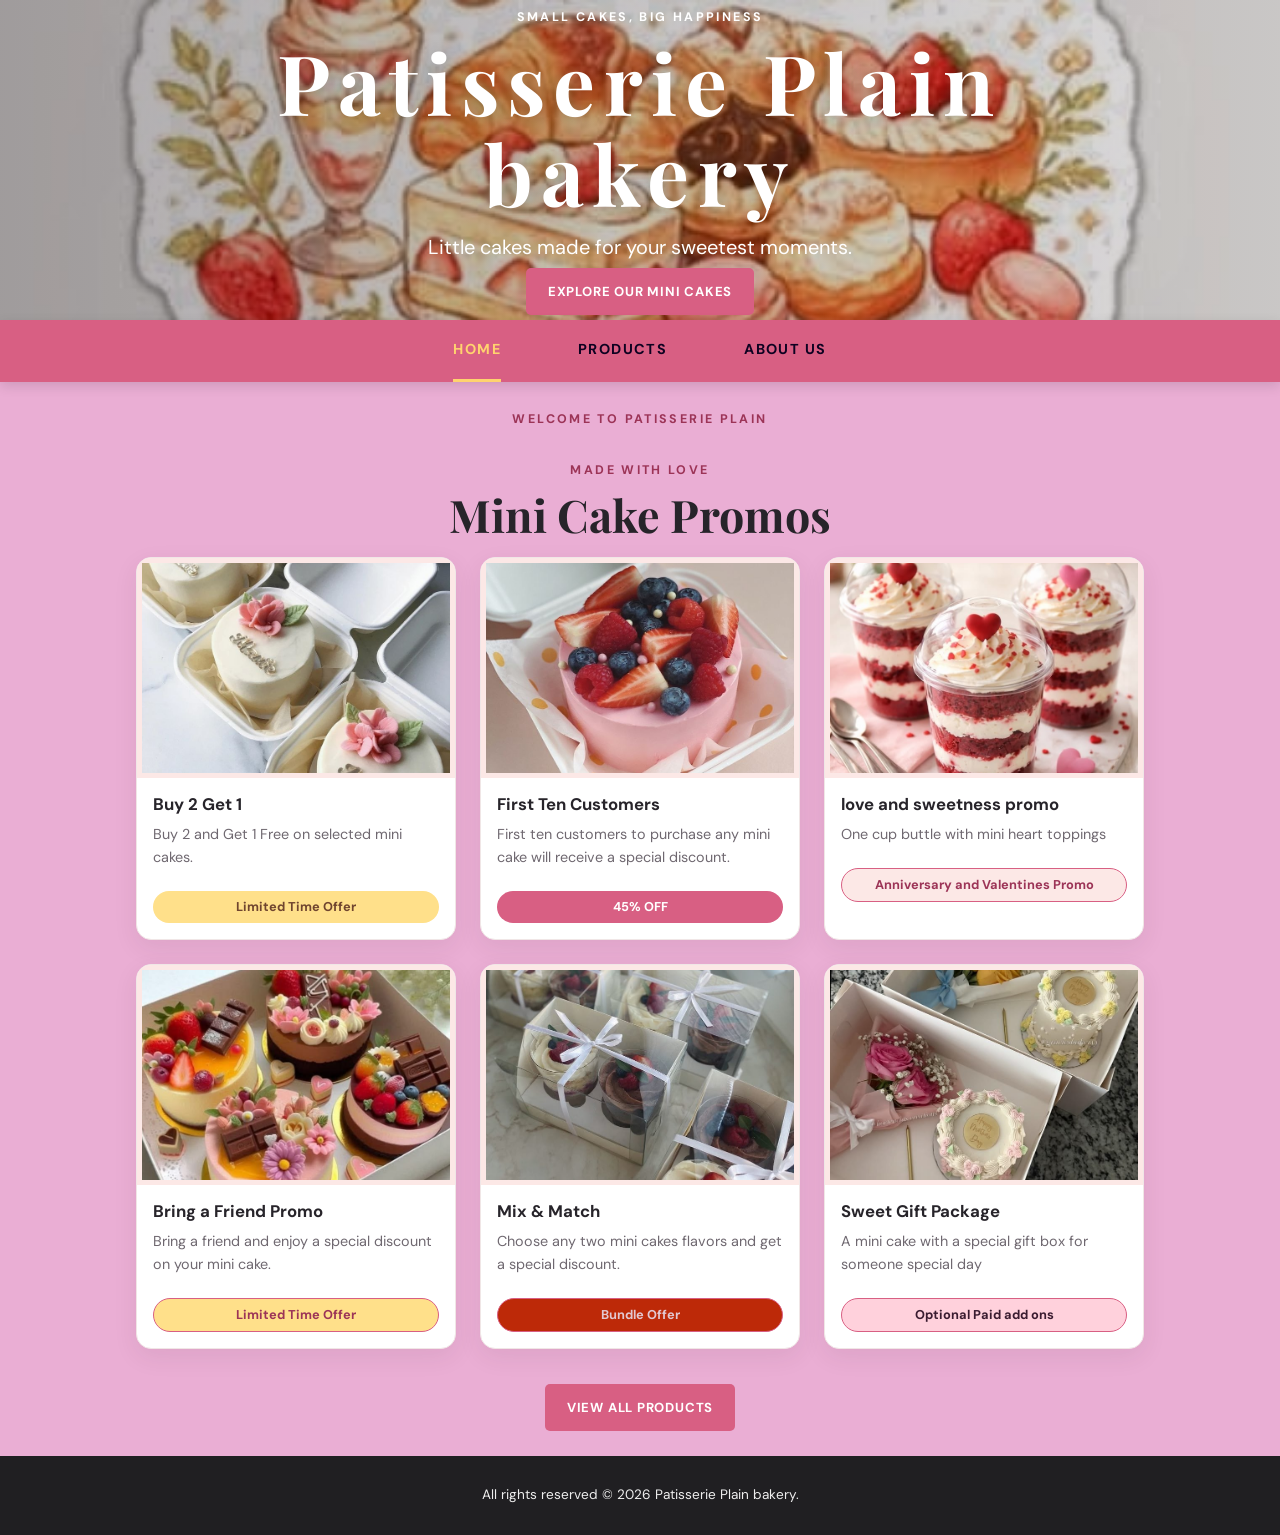
<file: index.html>
<!DOCTYPE html>
<html lang="en">
<head>
  <meta charset="UTF-8"> 
  <meta name="viewport" content="width=device-width, initial-scale=1.0">
  <title>Patisserie Plain bakery</title>
  <link rel="stylesheet" href="style.css">
  <script src="script.js" defer></script>
</head>
<body> 
  <header class="hero home-hero">
    <div class="hero-overlay">
      <p class="eyebrow">SMALL CAKES, BIG HAPPINESS</p>
      <h1>Patisserie Plain bakery</h1>
      <p class="tagline">Little cakes made for your sweetest moments.</p>
      <a class="button" href="products.html">EXPLORE OUR MINI CAKES</a>
    </div>
  </header>
  <nav class="navbar" aria-label="Main navigation">
    <a class="active" href="index.html">HOME</a>
    <a href="products.html">PRODUCTS</a>
    <a href="about.html">ABOUT US</a>
  </nav>

  <main>
    <section class="section intro">
      <p class="eyebrow pink-text">WELCOME TO PATISSERIE PLAIN </p>
    </section>

    <section class="section">
      <div class="section-heading">
        <p class="eyebrow pink-text">MADE WITH LOVE</p>
        <h2>Mini Cake Promos</h2>
      </div>
      <div class="cake-grid home-cake-grid">
        <article class="cake-card">
          <img src="images/buy 2 get 1.jpg" alt="buy 2 get 1">
          <div class="cake-info"><h3>Buy 2 Get 1</h3><p>Buy 2 and Get 1 Free on selected mini cakes.</p><span class="offer">Limited Time Offer</span></div>
        </article>
        <article class="cake-card">
          <img src="images/first ten customer.jpg" alt="First Ten Customers">
          <div class="cake-info"><h3>First Ten Customers</h3><p>First ten customers to purchase any mini cake will receive a special discount.</p><span class="discount">45% OFF</span></div>
        </article>
        <article class="cake-card">
          <img src="images/love and sweet promo.jpg" alt="love and sweetness promo">
          <div class="cake-info"><h3>love and sweetness promo</h3><p>One cup buttle with mini heart toppings</p><span class="promoheart">Anniversary and Valentines Promo</span></div>
        </article>
        <article class="cake-card">
          <img src="images/bring friend promo.jpg" alt="bring friend promo">
          <div class="cake-info"><h3>Bring a Friend Promo</h3><p>Bring a friend and enjoy a special discount on your mini cake.</p><span class="promo">Limited Time Offer</span></div>
        </article>
        <article class="cake-card">
          <img src="images/mix and match.jpg" alt="Mix & Match">
          <div class="cake-info"><h3>Mix & Match</h3><p>Choose any two mini cakes flavors and get a special discount.</p><span class="bundle">Bundle Offer</span></div>
        </article>
        <article class="cake-card">
          <img src="images/gift.jpg" alt="Sweet Gift Package">
          <div class="cake-info"><h3>Sweet Gift Package</h3><p>A mini cake with a special gift box for someone special day</p><span class="optional">Optional Paid add ons</span></div>
        </article>
      </div>
      <div class="center"><a class="button" href="products.html">VIEW ALL PRODUCTS</a></div>
    </section>

  </main>

  <footer><p>All rights reserved © <span class="year"></span> Patisserie Plain bakery.</p></footer>
</body>
</html>
</file>
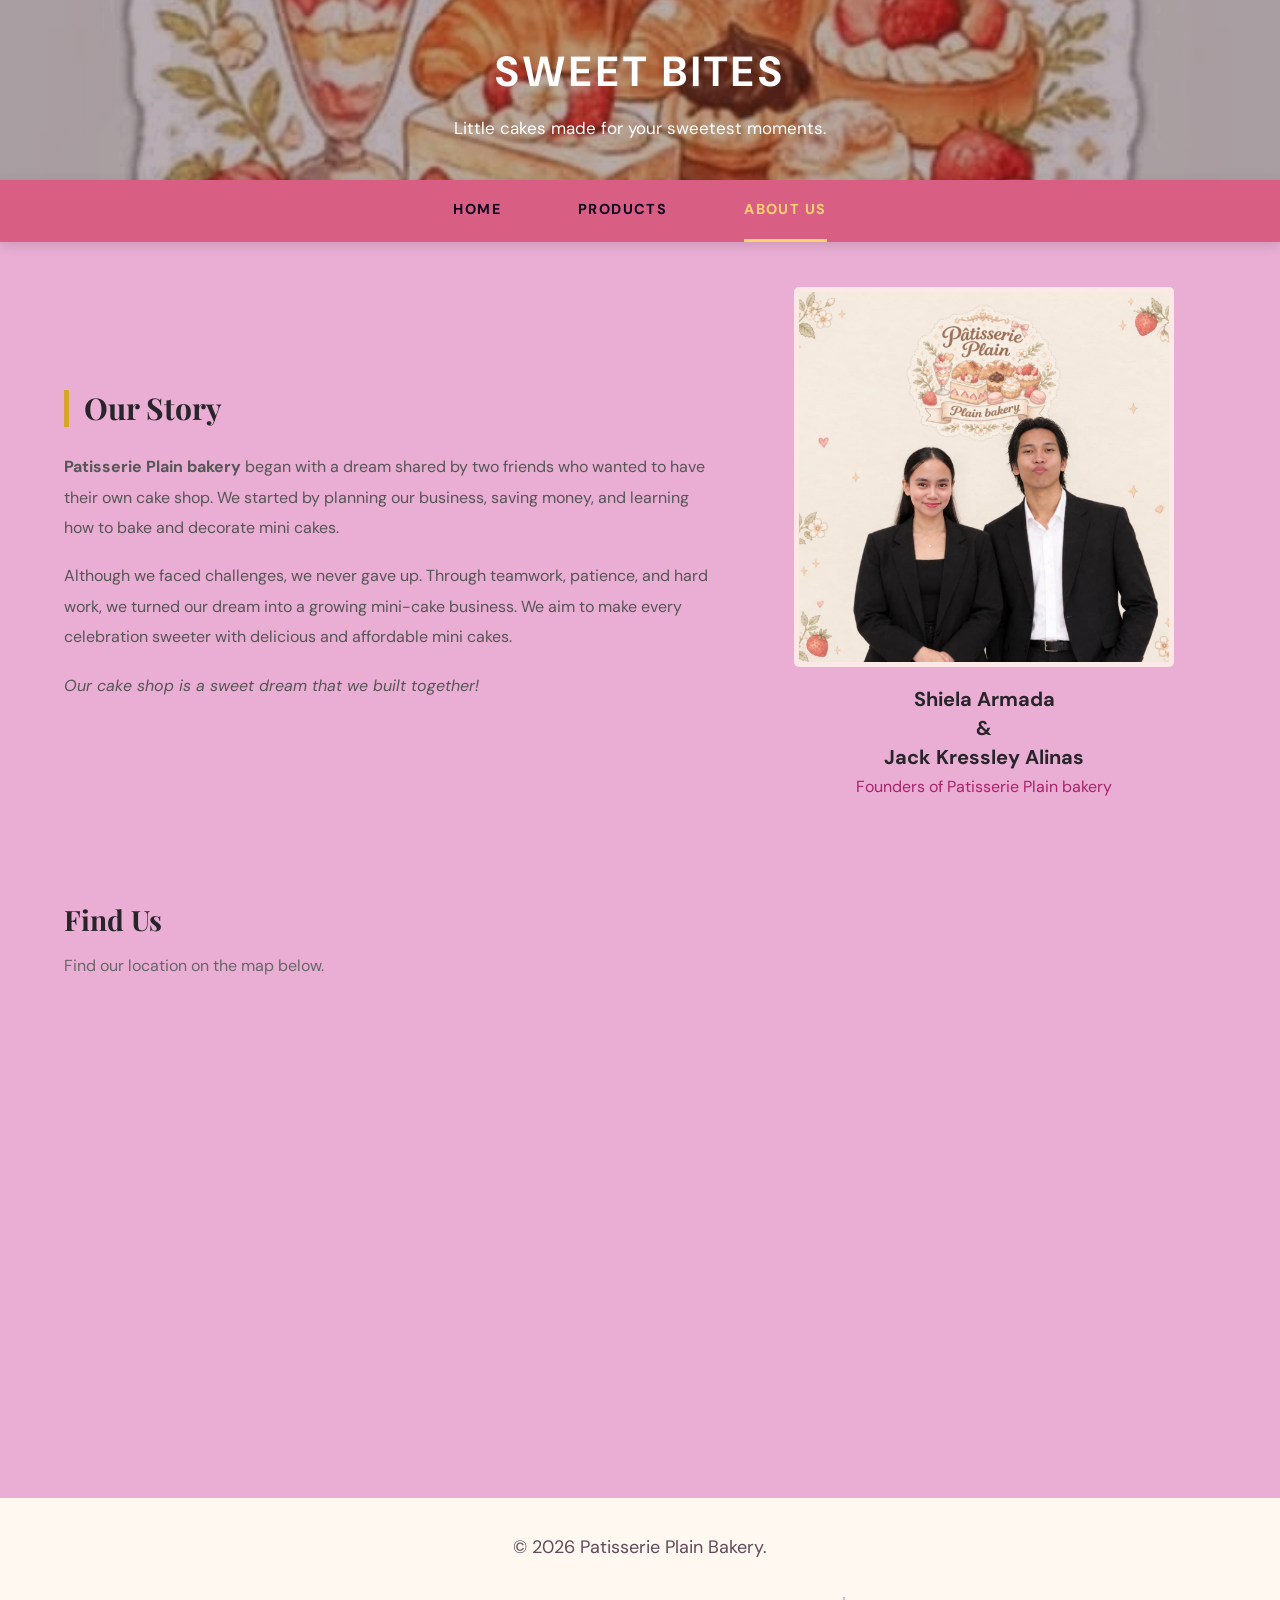
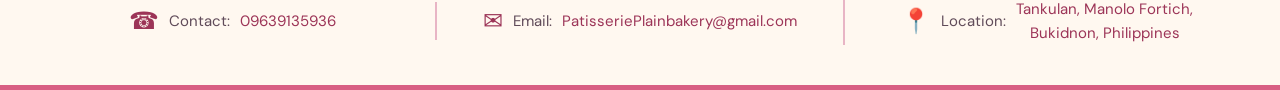
<file: about.html>
<!DOCTYPE html>
    <html lang="en">
    <head>
        <meta charset="UTF-8">
        <meta name="viewport" content="width=device-width, initial-scale=1.0">
<!-- this part connects the webpage to its design and functions.-->
        <title>Patisserie Plain bakery</title><!-- Sets the name shown on the browser tab.-->

        <link rel="stylesheet" href="style.css"><!-- Connects the HTML to the CSS file for the design.-->
        <script src="script.js" defer></script><!-- Connects the JavaScript file for extra functions.-->
    </head>
    <body>

        <!-- Website Banner -->
        <header class="about-banner">
            <h1>SWEET BITES</h1>
            <p>Little cakes made for your sweetest moments.</p>
        </header>

        <!-- Navigation Menu -->
        <nav class="navbar">
            <a href="index.html">HOME</a>
            <a href="products.html">PRODUCTS</a>
            <a href="about.html" class="active">ABOUT US</a>
        </nav>

        
    <main>
        <!-- ABOUT US STORY -->
        <section class="about-story">

            <!-- LEFT SIDE: OUR STORY -->
            <div class="story-content">
                <h2>Our Story</h2>

                <p>
                    <strong>Patisserie Plain bakery</strong> began with a dream
                    shared by two friends who wanted to have their
                    own cake shop. We started by planning our business,
                    saving money, and learning how to bake and decorate
                    mini cakes.
                </p>

                <p>
                    Although we faced challenges, we never gave up.
                    Through teamwork, patience, and hard work, we
                    turned our dream into a growing mini-cake business.
                    We aim to make every celebration sweeter with
                    delicious and affordable mini cakes.
                </p>

                <p><em>Our cake shop is a sweet dream that we built together!</em></p>
            </div>

            <!-- RIGHT SIDE: FOUNDERS -->
            <div class="founder-card">
                <img src="images/owner.jpg"
                    alt="Patisserie Plain bakery Founders">

                <h3>Shiela Armada</h3>
                <h3>&</h3>
                <h3>Jack Kressley Alinas</h3>

                <p>Founders of Patisserie Plain bakery</p>
            </div>

        </section>
    </main>


        <!-- Find Us and Google Map -->
        <section class="find-us">
            <h2>Find Us</h2>
            <p>Find our location on the map below.</p>

            <iframe
                src="https://www.google.com/maps/embed?pb=!1m14!1m12!1m3!1d214.61291368291603!2d124.79326058408087!3d8.317747791354511!2m3!1f0!2f0!3f0!3m2!1i1024!2i768!4f13.1!5e1!3m2!1sen!2sph!4v1792318583169!5m2!1sen!2sph"
                width="600"
                height="450"
                style="border:0;"
                allowfullscreen=""
                loading="lazy"
                referrerpolicy="no-referrer-when-downgrade"
            ></iframe>
            </iframe>
        </section>

        <!-- Footer -->
        





<footer class="about-footer">
    <p class="footer-copyright">
        &copy; <span class="year"></span> Patisserie Plain Bakery.
    </p>

    <div class="footer-contact">
        <div class="contact-item">
            <span class="contact-icon">☎</span>
            <span>Contact:</span>
            <a href="tel:09639135936">09639135936</a>
        </div>

        <div class="contact-item">
            <span class="contact-icon">✉</span>
            <span>Email:</span>
            <a href="mailto:PatisseriePlainbakery@gmail.com">PatisseriePlainbakery@gmail.com</a>
        </div>

        <div class="contact-item">
            <span class="contact-icon">📍</span>
            <span>Location:</span>
            <a href="https://www.google.com/maps/search/?api=1&query=Tankulan%2C+Manolo+Fortich%2C+Bukidnon%2C+Philippines" target="_blank">
                Tankulan, Manolo Fortich,<br>
                Bukidnon, Philippines
            </a>
        </div>
    </div>
</footer>




    </body>
    </html>
</file>
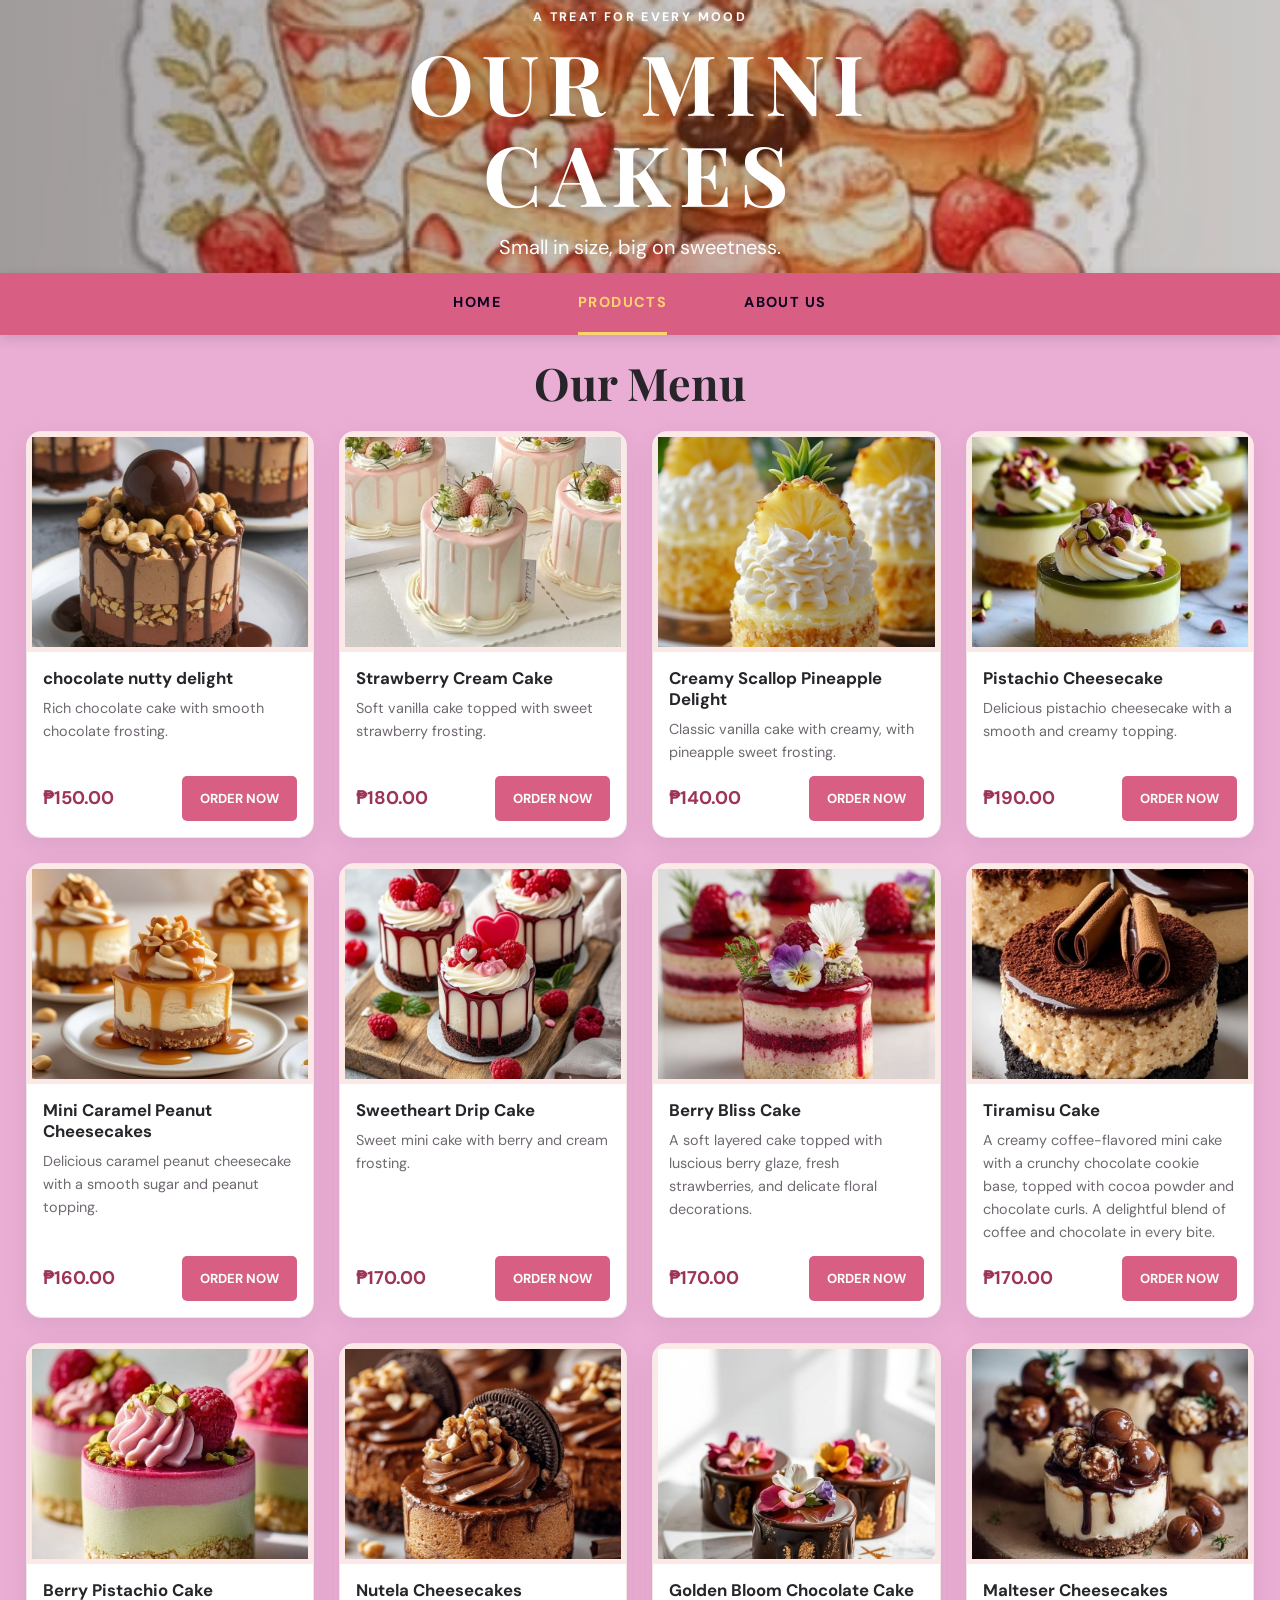
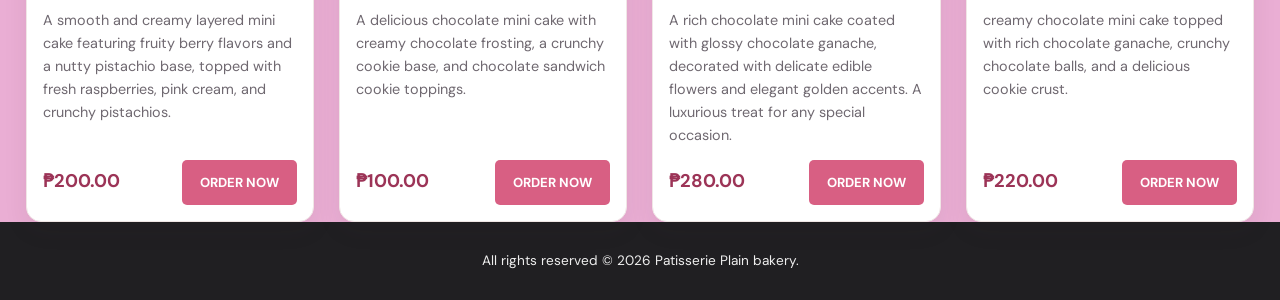
<file: products.html>
<!DOCTYPE html>
<html lang="en">
<head>
  <meta charset="UTF-8">
  <meta name="viewport" content="width=device-width, initial-scale=1.0">
  <title>Patisserie Plain bakery</title>
  <link rel="stylesheet" href="style.css">
  <script src="script.js" defer></script>
</head>
<body>
  <header class="page-banner products-banner">
    <div class="hero-overlay">
      <p class="eyebrow">A TREAT FOR EVERY MOOD</p>
      <h1>OUR MINI CAKES</h1>
      <p class="tagline">Small in size, big on sweetness.</p>
    </div>
  </header>

  <nav class="navbar" aria-label="Main navigation">
    <a href="index.html">HOME</a>
    <a class="active" href="products.html">PRODUCTS</a>
    <a href="about.html">ABOUT US</a>
  </nav>

  <main>
    <section class="products-section">
    <h2 class="section-title">Our Menu</h2>

    <div class="cake-grid">

        <!-- Mini Cake 1 -->
        <div class="cake-card">
            <img src="images/chocolate nutty delight.jpg"
                 alt="Chocolate Mini Cake">

            <div class="cake-info">
                <h3>chocolate nutty delight</h3>
                <p>Rich chocolate cake with smooth chocolate frosting.</p>
                <div class="cake-bottom">
                    <span class="cake-price">₱150.00</span>
                    <button class="order-btn" type="button">ORDER NOW</button>
                </div>
            </div>
        </div>

        <!-- Mini Cake 2 -->
        <div class="cake-card">
            <img src="images/strawwberrycreamcake.jpg"
                 alt="Strawberry Mini Cake">

            <div class="cake-info">
                <h3>Strawberry Cream Cake</h3>
                <p>Soft vanilla cake topped with sweet strawberry frosting.</p>
                <div class="cake-bottom">
                    <span class="cake-price">₱180.00</span>
                    <button class="order-btn" type="button">ORDER NOW</button>
                </div>
            </div>
        </div>

        <!-- Mini Cake 3 -->
        <div class="cake-card">
            <img src="images/creamy scallop pineapple delight.jpg"
                 alt="Vanilla Mini Cake">

            <div class="cake-info">
                <h3>Creamy Scallop Pineapple Delight</h3>
                <p>Classic vanilla cake with creamy, with pineapple sweet frosting.</p>
                <div class="cake-bottom">
                    <span class="cake-price">₱140.00</span>
                    <button class="order-btn" type="button">ORDER NOW</button>
                </div>
            </div>
        </div>

        <!-- Mini Cake 4 -->
        <div class="cake-card">
            <img src="images/Mini No-Bake Pistachio Cheesecake.jpg"
                 alt="Pistachio Cheesecake">

            <div class="cake-info">
                <h3>Pistachio Cheesecake</h3>
                <p>Delicious pistachio cheesecake with a smooth and creamy topping.</p>
                <div class="cake-bottom">
                    <span class="cake-price">₱190.00</span>
                    <button class="order-btn" type="button">ORDER NOW</button>
                </div>
            </div>
        </div>

        <!-- Mini Cake 5 -->
        <div class="cake-card">
            <img src="images/MINI caramel peanut cheesecakes.jpg"
                 alt="Mini Caramel Peanut Cheesecakes">

            <div class="cake-info">
                <h3>Mini Caramel Peanut Cheesecakes</h3>
                <p>Delicious caramel peanut cheesecake with a smooth sugar and peanut topping.</p>
                <div class="cake-bottom">
                    <span class="cake-price">₱160.00</span>
                    <button class="order-btn" type="button">ORDER NOW</button>
                </div>
            </div>
        </div>

        <!-- Mini Cake 6 -->
        <div class="cake-card">
            <img src="images/sweatheart drip cake.jpg"
                 alt="Sweetheart Drip Cake">

            <div class="cake-info">
                <h3>Sweetheart Drip Cake</h3>
                <p>Sweet mini cake with berry and cream frosting.</p>
                <div class="cake-bottom">
                    <span class="cake-price">₱170.00</span>
                    <button class="order-btn" type="button">ORDER NOW</button>
                </div>
            </div>
        </div>

         <!-- Mini Cake 7-->
        <div class="cake-card">
            <img src="images/berry bliss.jpg"
                 alt="berry bliss Cake">

            <div class="cake-info">
                <h3>Berry Bliss Cake</h3>
                <p>A soft layered cake topped with luscious berry glaze, fresh strawberries, and delicate floral decorations.</p>
                <div class="cake-bottom">
                    <span class="cake-price">₱170.00</span>
                    <button class="order-btn" type="button">ORDER NOW</button>
                </div>
            </div>
        </div>

         <!-- Mini Cake 8-->
        <div class="cake-card">
            <img src="images/tiramisu.jpg"
                 alt="Tiramisu Cake">

            <div class="cake-info">
                <h3>Tiramisu Cake</h3>
                <p>A creamy coffee-flavored mini cake with a crunchy chocolate cookie base, topped with cocoa powder and chocolate curls. A delightful blend of coffee and chocolate in every bite.</p>
                <div class="cake-bottom">
                    <span class="cake-price">₱170.00</span>
                    <button class="order-btn" type="button">ORDER NOW</button>
                </div>
            </div>
        </div>

         <!-- Mini Cake 9 -->
        <div class="cake-card">
            <img src="images/Berry Pistachio Mini Cake.jpg"
                 alt="Berry Pistachio Cake">

            <div class="cake-info">
                <h3>Berry Pistachio Cake</h3>
                <p>A smooth and creamy layered mini cake featuring fruity berry flavors and a nutty pistachio base, topped with fresh raspberries, pink cream, and crunchy pistachios.</p>
                <div class="cake-bottom">
                    <span class="cake-price">₱200.00</span>
                    <button class="order-btn" type="button">ORDER NOW</button>
                </div>
            </div>
        </div>

         <!-- Mini Cake 10 -->
        <div class="cake-card">
            <img src="images/nutela cheesecakes.jpg"
                 alt="Nutela Cheesecakes Cake">

            <div class="cake-info">
                <h3>Nutela Cheesecakes</h3>
                <p>A delicious chocolate mini cake with creamy chocolate frosting, a crunchy cookie base, and chocolate sandwich cookie toppings.</p>
                <div class="cake-bottom">
                    <span class="cake-price">₱100.00</span>
                    <button class="order-btn" type="button">ORDER NOW</button>
                </div>
            </div>
        </div>

         <!-- Mini Cake 11 -->
        <div class="cake-card">
            <img src="images/dreamy mirror.jpg"
                 alt="Golden Bloom Chocolate">

            <div class="cake-info">
                <h3>Golden Bloom Chocolate Cake</h3>
                <p>A rich chocolate mini cake coated with glossy chocolate ganache, decorated with delicate edible flowers and elegant golden accents. A luxurious treat for any special occasion.</p>
                <div class="cake-bottom">
                    <span class="cake-price">₱280.00</span>
                    <button class="order-btn" type="button">ORDER NOW</button>
                </div>
            </div>
        </div>

         <!-- Mini Cake 12 -->
        <div class="cake-card">
            <img src="images/malteser cheesecakes.jpg"
                 alt="Malteser Cheesecakes">

            <div class="cake-info">
                <h3>Malteser Cheesecakes</h3>
                <p>creamy chocolate mini cake topped with rich chocolate ganache, crunchy chocolate balls, and a delicious cookie crust.</p>
                <div class="cake-bottom">
                    <span class="cake-price">₱220.00</span>
                    <button class="order-btn" type="button">ORDER NOW</button>
                </div>
            </div>
        </div>

    </div>
</section>
  </main>

  <footer><p>All rights reserved © <span class="year"></span> Patisserie Plain bakery.</p></footer>
</body>
</html>
</file>
<file: style.css>
/*  GOOGLE FONTS*/
@import url('https://fonts.googleapis.com/css2?family=DM+Sans:wght@400;500;600;700&family=Playfair+Display:wght@600;700;800&display=swap');


/*COLORS AND GENERAL SETTINGS */
:root {
    --pink: #d85f83;
    --deep-pink: #9c3457;
    --cream: #fff8f0;
    --dark: #27242a;
    --muted: #6f6870;
    --green: #234c3e;
    --light-pink: #fce8e6;
    --brown: #70452f;
}
* {
    box-sizing: border-box;
}
html {
    scroll-behavior: smooth;
}
/*  backround color sa page*/
body {
    margin: 0;
    background: #eaaed4;
    color: var(--dark);
    font-family: 'DM Sans', Arial, sans-serif;
    line-height: 1.6;
}
/*  boarder sa image sa product*/
img {
    max-width: 100%;
    border: 5px solid var(--light-pink);
}
a {
    color: inherit;
}
h2,
h3 {
    line-height: 1.25;
}
/*3. HOME PAGE HERO */
.hero,/*  Patisserie Plain bakery background */
.page-banner {
    min-height: 180px;
    display: grid;
    place-items: center;
    text-align: center;
    color: #fff;
    background-position: center;
    background-size: cover;
    position: relative;
}
/*  Background image sa pinakataas na part sa home page */
.home-hero {
    background-image: url('images/photo_2026-10-16_19-42-17.jpg');
}
/*  picture light adjustment home hero */
.hero::before,
.page-banner::before {
    content: "";
    position: absolute;
    inset: 0;
    background: linear-gradient(
     90deg,
     rgba(25, 15, 20, 0.35),
     rgba(25, 15, 20, 0.15)
);
}
/*background layer nga gibutang  sa  Patisserie Plain bakery text size */
.hero-overlay {
    position: relative;
    z-index: 1;
    width: min(750px, 90%);
    padding: 5px 12px;
}
/* Patisserie Plain bakery text margin,padulong sa littlecakesmade */
.hero h1,
.page-banner h1 {
    font-family: 'Playfair Display', Georgia, serif;
    font-size: clamp(2.7rem, 7vw, 5.2rem);
    letter-spacing: 0.1em;
    line-height: 1.1;
    margin: 8px 0 12px;
    text-shadow: 0 2px 18px rgba(0, 0, 0, 0.25);
}
/* smallcakes Patisserie Plain bakery text margin */
.eyebrow {
    font-size: 0.78rem;
    font-weight: 700;
    letter-spacing: 0.19em;
    margin: 3px 0 3px;
}
/* littlecake tagline margin */
.tagline {
    font-size: clamp(1rem, 2.5vw, 1.25rem);
    margin: 0 auto 5px;
}
/* PRODUCTS AND ABOUT PAGE BANNERS */
.products-banner {
    min-height: 180px;
    background-image: url('images/photo_2026-10-16_19-42-17.jpg');
}
/* background image banner sa about us */
.about-banner {
    min-height: 180px;
    background:
        linear-gradient(rgba(50, 20, 35, 0.35), rgba(50, 20, 35, 0.35)),
        url('images/photo_2026-10-16_19-42-17.jpg');
    background-size: cover;
    background-position: center;
    background-repeat: no-repeat;
    display: flex;
    flex-direction: column;
    justify-content: center;
    align-items: center;
    text-align: center;
    color: white;
    padding: 30px 15px;
}
.about-banner::before {
    display: none;
}
/* size spacing sa title */
.about-banner h1 {
    font-size: 42px;
    margin: 0 0 10px;
    letter-spacing: 4px;
}
/* subtitle */
.about-banner p {
    margin: 0;
    font-size: 17px;
}
/* NAVIGATION BAR  background*/
.navbar {
    display: flex;
    justify-content: center;
    align-items: center;
    flex-wrap: wrap;
    gap: clamp(18px, 6vw, 80px);
    min-height: 62px;
    background: var(--pink);
    padding: 0 18px;
    position: sticky;  /*magpabilin ang navbar while scrollling  */
    top: 0;
    z-index: 10;
    box-shadow: 0 4px 12px rgba(0, 0, 0, 0.12);
}
/* design sa H,P,A */
.navbar a {
    display: inline-flex;
    align-items: center;
    min-height: 62px;
    color: #0e0221;
    text-decoration: none;
    font-size: 0.9rem;
    font-weight: 700;
    letter-spacing: 0.1em;
    border-bottom: 3px solid transparent;
    transition: color 0.2s, border-color 0.2s;
}
/* color change siya pag eh tudlo ang mouse */
.navbar a:hover,
.navbar a.active {
    color: #ffd36e;
    border-bottom-color: #ffd36e;
}
/* BUTTONS*/
.button {
    display: inline-block;
    border: 0;
    border-radius: 5px;
    background: var(--pink);
    color: white;
    padding: 13px 22px;
    text-decoration: none;
    font-size: 0.82rem;
    font-weight: 700;
    letter-spacing: 0.06em;
    transition: background 0.2s, transform 0.2s;
}
.button:hover {  /* mo green ang button */
    background: var(--green);
    transform: translateY(-2px);
}
.order-btn {  /*order button   */
    background: var(--pink);
    color: white;
    border: none;
    border-radius: 5px;
    padding: 12px 18px;
    font: inherit;
    font-size: 0.82rem;
    font-weight: 700;
    cursor: pointer;
    transition: background 0.2s;
}
.order-btn:hover { /*  mo change color pag eh hover*/
    background: var(--deep-pink);
}
/* GENERAL SECTIONS AND HEADINGS */
.section { /*sa content section  */
    width: min(1120px, 90%);
    margin: 0 auto;
    padding: 25px 0;
}
.intro { /* intro section */
    max-width: 780px;
    text-align: center;
    padding-bottom: 0;
    margin-bottom: 0;
}
h2 { /*heading  */
    font-family: 'Playfair Display', Georgia, serif;
    font-size: clamp(1.9rem, 4vw, 2.8rem);
    margin: 6px 0 14px;
}
.pink-text {
    color: var(--deep-pink);
} /* home */
.section-heading {
    text-align: center;
    margin-bottom: 10px;
}
.section-heading > p:last-child {
    margin-top: 0;
    color: var(--muted);
} /* katong text sa our menu */
.section-title {
    text-align: center;
    margin: 20px 0;
}
/*CAKE PRODUCT GRID Used Products pages */
.cake-grid {
    display: grid;
    grid-template-columns: repeat(4, minmax(0, 1fr));
    gap: 25px;
    width: 96%;
    margin: 0 auto;
}
.cake-card {
    display: flex;
    flex-direction: column;
    overflow: hidden;
    min-width: 0;
    border-radius: 15px;
    background: #fff;
    border: 1px solid #f0e6e6;
    box-shadow: 0 8px 25px rgba(66, 34, 45, 0.08);
    transition: transform 0.2s, box-shadow 0.2s;
}
.cake-card:hover {
    transform: translateY(-4px);
    box-shadow: 0 12px 28px rgba(66, 34, 45, 0.13);
}
.cake-card img {
    display: block;
    width: 100%;
    height: 220px;
    object-fit: cover;
    background: var(--light-pink);
} /*space sulod sa card  */
.cake-info {
    display: flex;
    flex-direction: column;
    flex: 1;
    min-width: 0;
    padding: 16px;
} /* cake name design */
.cake-info h3 {
    margin: 0 0 8px;
    font-size: 1.05rem;
} /*  */
.cake-info p {
    margin: 0 0 12px;
    color: var(--muted);
    font-size: 0.9rem;
}
.price,
.cake-price {
    color: var(--deep-pink);
    font-size: 1.15rem;
    font-weight: 700;
}
.cake-bottom {
    display: flex;
    align-items: center;
    justify-content: space-between;
    flex-wrap: wrap;
    gap: 12px;
    margin-top: auto;
}
.center {
    text-align: center;
    margin-top: 35px;
}
/* HOME PAGE promo*/
.home-cake-grid,
.home-favorites-grid {
    display: grid;
    grid-template-columns: repeat(3, minmax(0, 1fr));
    gap: 24px;
    width: 90%;
    margin: 0 auto;
}
.home-favorites {
    width: 94%;
    max-width: 1250px;
    margin: 0 auto;
    padding: 10px 0 25px;
}
.home-favorites-heading {
    text-align: center;
    margin-bottom: 15px;
}
.home-favorites-grid .cake-card,
.home-cake-grid .cake-card {
    min-width: 0;
}
.home-favorites-grid .cake-card img,
.home-cake-grid .cake-card img {
    height: 220px;
}
.home-favorites-grid .cake-info,
.home-cake-grid .cake-info {
    padding: 16px;
}
.home-view-all {
    text-align: center;
    margin-top: 35px;
}
/*  SWEET BANNER*/
.sweet-banner {
    background: var(--cream);
    text-align: center;
    padding: 55px 20px;
    border-top: 1px solid #f4e7e5;
    border-bottom: 1px solid #f4e7e5;
}
.sweet-banner h2 {
    margin-top: 4px;
}
.sweet-banner p:not(.eyebrow) {
    color: var(--muted);
}
/* ABOUT US STORY */
.about-story { /*  story founder column*/
    width: 90%;
    max-width: 1200px;
    margin: 0 auto;
    padding: 45px 0;
    display: grid;
    grid-template-columns: 1.4fr 1fr;
    gap: 40px;
    align-items: center;
}/* line gold */
.story-content h2 {
    border-left: 5px solid #d4a72c;
    padding-left: 15px;
    margin-bottom: 25px;
    font-size: 30px;
}
.story-content p {
    color: #555;
    line-height: 1.9;
    margin-bottom: 18px;
}
.founder-card {
    text-align: center;
}
.founder-card img {
    display: block;
    width: 100%;
    max-width: 380px;
    height: 380px;
    object-fit: cover;
    object-position: center;
    margin: 0 auto 20px;
    border-radius: 5px;
}/*owner name design  */
.founder-card h3 {
    margin: 5px 0 5px;
    font-size: 20px;
     line-height: 1.2;
}/*owner style  */
.founder-card p {
    color: #a6236b;
    margin-top: 5px;
}


/*ABOUT US VALUES*/
.values-section {
    background: var(--cream);
    padding: 55px max(5%, calc((100% - 1120px) / 2));
    display: grid;
    grid-template-columns: repeat(3, 1fr);
    gap: 22px;
}
.value-card {
    background: #fff;
    text-align: center;
    border-radius: 12px;
    padding: 28px 23px;
    border: 1px solid #f3e3e6;
}
.value-icon {
    color: var(--pink);
    font-size: 2.1rem;
}
.value-card h3 {
    margin: 10px 0;
}

.value-card p {
    margin-bottom: 0;
    color: var(--muted);
    font-size: 0.94rem;
}


/*FIND US MAP AND CONTACT*/
.find-us {
    width: 90%;
    max-width: 1250px;
    margin: 0 auto;
    padding: 35px 0 60px;
}


.find-us h2 {
    font-size: 28px;
    margin-bottom: 8px;
}

.find-us p {
    color: #666;
}

.find-us iframe {
    display: block;
    width: 50%;
    height: 400px;
    border: 0;
    border-radius: 8px;
    margin-top: 20px;
}

.contact-strip {
    text-align: center;
    padding: 65px 20px;
}

.contact-strip p:not(.eyebrow) {
    color: var(--muted);
    margin-bottom: 25px;
}


footer,
.about-footer {
    background: #201f22;
    color: #eee;
    text-align: center;
    padding: 15px 15px;
    font-size: 0.85rem;
}



.about-footer {
    background: var(--cream);
    color: #604b59;
    text-align: center;
    padding: 35px 30px 40px;
    border-bottom: 5px solid var(--pink);
    margin-top: 40px;
}

.footer-copyright {
    font-size: 18px;
    margin: 0 0 35px;
}

.footer-contact {
    display: flex;
    justify-content: space-between;
    align-items: center;
    width: 100%;
    max-width: 1400px;
    margin: 0 auto;
}

.contact-item {
    display: flex;
    align-items: center;
    justify-content: center;
    gap: 10px;
    flex: 1;
    padding: 0 20px;
    font-size: 15px;
    min-width: 0;
}

.contact-item + .contact-item {
    border-left: 2px solid #e8b5c5;
}

.contact-icon {
    color: var(--deep-pink);
    font-size: 24px;
    flex-shrink: 0;
}

.contact-item a {
    color: var(--deep-pink);
    text-decoration: none;
    overflow-wrap: anywhere;
}

.contact-item a:hover {
    text-decoration: underline;
}

/* MOBILE */
@media (max-width: 768px) {
    .footer-contact {
        flex-direction: column;
        align-items: stretch;
        gap: 18px;
    }

    .contact-item {
        flex-wrap: wrap;
        justify-content: flex-start;
        padding: 10px 0;
    }

    .contact-item + .contact-item {
        border-left: none;
        border-top: 1px solid #e8b5c5;
        padding-top: 18px;
    }
}


/* MOBILE RESPONSIVE*/
@media (max-width: 600px) {
    .hero {
        min-height: 180px;
    }

    .page-banner {
        min-height: 250px;
    }

    .navbar {
        gap: 18px;
        min-height: 56px;
        padding: 0 10px;
    }

    .navbar a {
        min-height: 56px;
        font-size: 0.72rem;
        letter-spacing: 0.04em;
    }

    .section {
        width: 92%;
        padding: 40px 0;
    }

    .cake-grid,
    .home-cake-grid,
    .home-favorites-grid {
        grid-template-columns: 1fr;
        gap: 20px;
    }

    .cake-card img,
    .home-cake-grid .cake-card img,
    .home-favorites-grid .cake-card img {
        height: 200px;
    }

    .cake-info {
        padding: 14px;
    }

    .about-banner h1 {
        font-size: 30px;
    }

    
.about-story {
    grid-template-columns: 1fr;
    gap: 25px;
    padding: 30px 0;
}

    .founder-card img {
        height: 350px;
    }

    .values-section {
        grid-template-columns: 1fr;
        padding: 40px 5%;
    }

    .find-us iframe {
        height: 320px;
    }

    .hero h1,
    .page-banner h1 {
        letter-spacing: 0.05em;
    }

    .sweet-banner {
        padding: 40px 18px;
    }
}
/* PROMO LABEL COLORS */

.offer,
.discount,
.promoheart,
.promo,
.bundle,
.optional
 {
    display: inline-block;
    padding: 7px 12px;
    margin-top: 10px;
    border-radius: 20px;
    font-size: 0.8rem;
    font-weight: 700;
    line-height: 1.4;
    text-align: center;
}

/* Limited Time Offer */
.offer {
    background-color: #ffe08a;
    color: #70452f;
}

/* 45% OFF */
.discount {
    background-color: #d85f83;
    color: white;
}

/* Anniversary and other promos */
.promoheart {
    background-color: #fce8e6;
    color: #9c3457;
    border: 1px solid #d85f83;
}
/* bring friend promo*/
.promo {
    background-color: #ffe08a;
    color: #9c3457;
    border: 1px solid #d85f83;
}
.bundle {
    background-color: #bd2908;
    color: #e2c7d0;
    border: 1px solid #d85f83;
}
.optional {
    background-color: #ffd1dc;
    color: oklab(17.251% 0.05865 -0.02312 / 0.881);
    border: 1px solid #d85f83;
}
</file>
